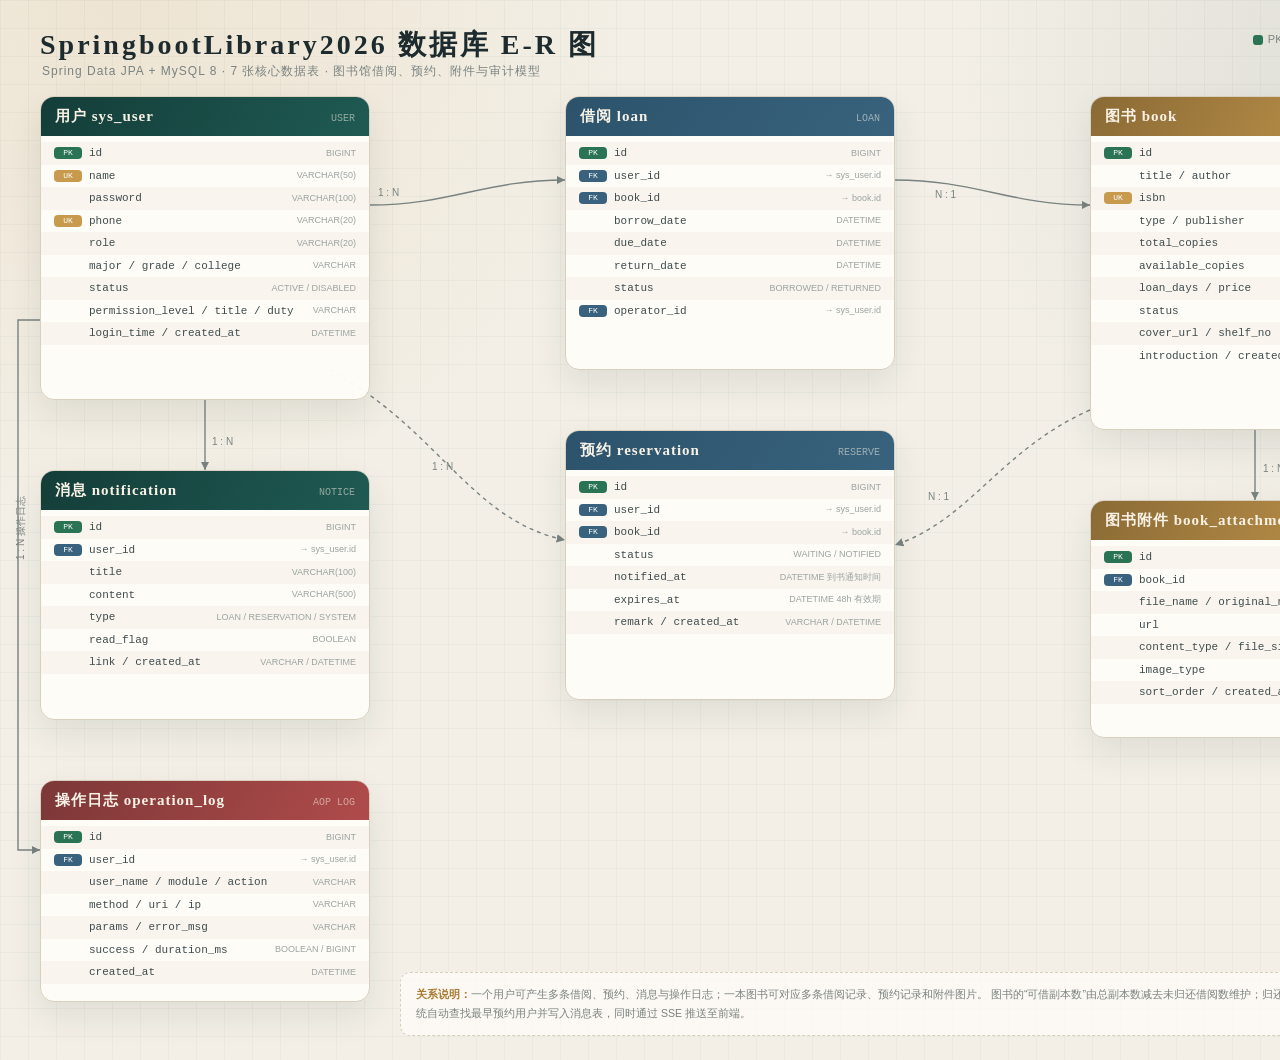
<file: docs/er-diagram.html>
<!DOCTYPE html>
<html lang="zh-CN">
<head>
<meta charset="UTF-8">
<title>SpringbootLibrary2026 数据库 E-R 图</title>
<style>
  * { box-sizing: border-box; }
  body {
    margin: 0;
    width: 1500px;
    height: 1060px;
    background: #f3efe6;
    color: #1d2b2e;
    font-family: "Microsoft YaHei", "PingFang SC", sans-serif;
    overflow: hidden;
  }
  .canvas {
    position: relative;
    width: 1500px;
    height: 1060px;
    background:
      radial-gradient(circle at 8% 0%, rgba(199,154,78,.13), transparent 30%),
      radial-gradient(circle at 96% 8%, rgba(20,61,57,.10), transparent 28%),
      #f3efe6;
  }
  .canvas::before {
    content: "";
    position: absolute;
    inset: 0;
    background-image: linear-gradient(rgba(20,61,57,.035) 1px, transparent 1px), linear-gradient(90deg, rgba(20,61,57,.035) 1px, transparent 1px);
    background-size: 28px 28px;
    pointer-events: none;
  }
  h1 {
    position: absolute;
    left: 40px;
    top: 26px;
    margin: 0;
    font-family: "Songti SC", "STSong", serif;
    font-size: 28px;
    letter-spacing: 3px;
    font-weight: 600;
  }
  .sub {
    position: absolute;
    left: 42px;
    top: 63px;
    color: #7a8381;
    font-size: 12px;
    letter-spacing: 1px;
  }
  .legend {
    position: absolute;
    right: 40px;
    top: 32px;
    display: flex;
    gap: 16px;
    color: #7a8381;
    font-size: 11px;
  }
  .legend span { display: inline-flex; align-items: center; gap: 5px; }
  .legend i { width: 10px; height: 10px; border-radius: 3px; display: inline-block; }
  .entity {
    position: absolute;
    width: 330px;
    border: 1px solid #d8cfbe;
    border-radius: 14px;
    background: rgba(255,253,248,.96);
    box-shadow: 0 14px 34px rgba(25,45,42,.09);
    overflow: hidden;
    z-index: 3;
  }
  .entity-head {
    display: flex;
    align-items: baseline;
    justify-content: space-between;
    gap: 8px;
    padding: 10px 14px;
    color: #f8f2e6;
    background: linear-gradient(120deg, #143d39, #1f5a53);
  }
  .entity-head strong {
    font-family: "Songti SC", serif;
    font-size: 15px;
    letter-spacing: 1px;
  }
  .entity-head span {
    color: rgba(248,242,230,.54);
    font-family: Consolas, monospace;
    font-size: 10px;
  }
  .entity.gold .entity-head { background: linear-gradient(120deg, #8a6a35, #c79a4e); }
  .entity.blue .entity-head { background: linear-gradient(120deg, #2c536b, #38627d); }
  .entity.red .entity-head { background: linear-gradient(120deg, #7c3737, #b04b4b); }
  .fields { padding: 6px 0; }
  .field {
    display: grid;
    grid-template-columns: 28px 1fr auto;
    align-items: center;
    gap: 7px;
    padding: 3px 13px;
    font-size: 11px;
    line-height: 1.5;
    color: #3f4c4e;
  }
  .field:nth-child(odd) { background: rgba(246,241,231,.55); }
  .field .key {
    min-width: 24px;
    padding: 0 4px;
    border-radius: 4px;
    font-family: Consolas, monospace;
    font-size: 8px;
    text-align: center;
    color: #fff;
    background: #c79a4e;
  }
  .field .key.fk { background: #38627d; }
  .field .key.pk { background: #2b7355; }
  .field .name { font-family: Consolas, "Cascadia Code", monospace; }
  .field .type { color: #9aa3a0; font-size: 9px; text-align: right; }
  .note {
    position: absolute;
    left: 400px;
    bottom: 24px;
    width: 1010px;
    padding: 12px 15px;
    border: 1px dashed #d8cfbe;
    border-radius: 10px;
    color: #7a8381;
    font-size: 10.5px;
    line-height: 1.8;
    background: rgba(255,253,248,.7);
    z-index: 4;
  }
  .note strong { color: #a97b32; }
  svg.lines {
    position: absolute;
    inset: 0;
    width: 1500px;
    height: 1060px;
    z-index: 1;
  }
  .label {
    position: absolute;
    z-index: 2;
    padding: 2px 6px;
    border: 1px solid #e6dfd2;
    border-radius: 999px;
    background: #fffdf8;
    color: #7a8381;
    font-size: 9px;
    white-space: nowrap;
  }
</style>
</head>
<body>
<div class="canvas">
  <h1>SpringbootLibrary2026 数据库 E-R 图</h1>
  <div class="sub">Spring Data JPA + MySQL 8 · 7 张核心数据表 · 图书馆借阅、预约、附件与审计模型</div>
  <div class="legend">
    <span><i style="background:#2b7355"></i>PK 主键</span>
    <span><i style="background:#38627d"></i>FK 外键</span>
    <span><i style="background:#c79a4e"></i>UK 唯一键</span>
  </div>

  <svg class="lines" viewBox="0 0 1500 1060">
    <defs>
      <marker id="arrow" markerWidth="8" markerHeight="8" refX="6" refY="3" orient="auto">
        <path d="M0,0 L0,6 L6,3 z" fill="#7a8381"></path>
      </marker>
    </defs>
    <!-- sys_user -> loan -->
    <path d="M370 205 C 450 205, 485 180, 565 180" fill="none" stroke="#7a8381" stroke-width="1.4" marker-end="url(#arrow)"/>
    <!-- loan -> book -->
    <path d="M895 180 C 975 180, 1010 205, 1090 205" fill="none" stroke="#7a8381" stroke-width="1.4" marker-end="url(#arrow)"/>
    <!-- sys_user -> notification -->
    <path d="M205 400 L205 470" fill="none" stroke="#7a8381" stroke-width="1.4" marker-end="url(#arrow)"/>
    <!-- sys_user -> reservation (curved under) -->
    <path d="M330 370 C 440 430, 470 520, 565 540" fill="none" stroke="#7a8381" stroke-width="1.4" stroke-dasharray="4 4" marker-end="url(#arrow)"/>
    <!-- book -> reservation -->
    <path d="M1090 410 C 1000 450, 970 520, 895 545" fill="none" stroke="#7a8381" stroke-width="1.4" stroke-dasharray="4 4" marker-end="url(#arrow)"/>
    <!-- book -> book_attachment -->
    <path d="M1255 430 L1255 500" fill="none" stroke="#7a8381" stroke-width="1.4" marker-end="url(#arrow)"/>
    <!-- sys_user -> operation_log (left route) -->
    <path d="M40 320 L18 320 L18 850 L40 850" fill="none" stroke="#7a8381" stroke-width="1.4" marker-end="url(#arrow)"/>
    <text x="378" y="196" fill="#7a8381" font-size="10">1 : N</text>
    <text x="935" y="198" fill="#7a8381" font-size="10">N : 1</text>
    <text x="212" y="445" fill="#7a8381" font-size="10">1 : N</text>
    <text x="432" y="470" fill="#7a8381" font-size="10">1 : N</text>
    <text x="928" y="500" fill="#7a8381" font-size="10">N : 1</text>
    <text x="1263" y="472" fill="#7a8381" font-size="10">1 : N</text>
    <text x="24" y="560" fill="#7a8381" font-size="10" transform="rotate(-90 24 560)">1 : N 操作日志</text>
  </svg>

  <div class="entity" style="left:40px;top:96px;height:304px">
    <div class="entity-head"><strong>用户 sys_user</strong><span>USER</span></div>
    <div class="fields">
      <div class="field"><span class="key pk">PK</span><span class="name">id</span><span class="type">BIGINT</span></div>
      <div class="field"><span class="key">UK</span><span class="name">name</span><span class="type">VARCHAR(50)</span></div>
      <div class="field"><span class="key"></span><span class="name">password</span><span class="type">VARCHAR(100)</span></div>
      <div class="field"><span class="key">UK</span><span class="name">phone</span><span class="type">VARCHAR(20)</span></div>
      <div class="field"><span class="key"></span><span class="name">role</span><span class="type">VARCHAR(20)</span></div>
      <div class="field"><span class="key"></span><span class="name">major / grade / college</span><span class="type">VARCHAR</span></div>
      <div class="field"><span class="key"></span><span class="name">status</span><span class="type">ACTIVE / DISABLED</span></div>
      <div class="field"><span class="key"></span><span class="name">permission_level / title / duty</span><span class="type">VARCHAR</span></div>
      <div class="field"><span class="key"></span><span class="name">login_time / created_at</span><span class="type">DATETIME</span></div>
    </div>
  </div>

  <div class="entity blue" style="left:565px;top:96px;height:274px">
    <div class="entity-head"><strong>借阅 loan</strong><span>LOAN</span></div>
    <div class="fields">
      <div class="field"><span class="key pk">PK</span><span class="name">id</span><span class="type">BIGINT</span></div>
      <div class="field"><span class="key fk">FK</span><span class="name">user_id</span><span class="type">→ sys_user.id</span></div>
      <div class="field"><span class="key fk">FK</span><span class="name">book_id</span><span class="type">→ book.id</span></div>
      <div class="field"><span class="key"></span><span class="name">borrow_date</span><span class="type">DATETIME</span></div>
      <div class="field"><span class="key"></span><span class="name">due_date</span><span class="type">DATETIME</span></div>
      <div class="field"><span class="key"></span><span class="name">return_date</span><span class="type">DATETIME</span></div>
      <div class="field"><span class="key"></span><span class="name">status</span><span class="type">BORROWED / RETURNED</span></div>
      <div class="field"><span class="key fk">FK</span><span class="name">operator_id</span><span class="type">→ sys_user.id</span></div>
    </div>
  </div>

  <div class="entity gold" style="left:1090px;top:96px;height:334px">
    <div class="entity-head"><strong>图书 book</strong><span>BOOK</span></div>
    <div class="fields">
      <div class="field"><span class="key pk">PK</span><span class="name">id</span><span class="type">BIGINT</span></div>
      <div class="field"><span class="key"></span><span class="name">title / author</span><span class="type">VARCHAR</span></div>
      <div class="field"><span class="key">UK</span><span class="name">isbn</span><span class="type">VARCHAR(30)</span></div>
      <div class="field"><span class="key"></span><span class="name">type / publisher</span><span class="type">VARCHAR</span></div>
      <div class="field"><span class="key"></span><span class="name">total_copies</span><span class="type">INT 馆藏总数</span></div>
      <div class="field"><span class="key"></span><span class="name">available_copies</span><span class="type">INT 可借数</span></div>
      <div class="field"><span class="key"></span><span class="name">loan_days / price</span><span class="type">INT / DECIMAL</span></div>
      <div class="field"><span class="key"></span><span class="name">status</span><span class="type">ACTIVE / DISCARDED</span></div>
      <div class="field"><span class="key"></span><span class="name">cover_url / shelf_no</span><span class="type">VARCHAR</span></div>
      <div class="field"><span class="key"></span><span class="name">introduction / created_at</span><span class="type">TEXT / DATETIME</span></div>
    </div>
  </div>

  <div class="entity" style="left:40px;top:470px;height:250px">
    <div class="entity-head"><strong>消息 notification</strong><span>NOTICE</span></div>
    <div class="fields">
      <div class="field"><span class="key pk">PK</span><span class="name">id</span><span class="type">BIGINT</span></div>
      <div class="field"><span class="key fk">FK</span><span class="name">user_id</span><span class="type">→ sys_user.id</span></div>
      <div class="field"><span class="key"></span><span class="name">title</span><span class="type">VARCHAR(100)</span></div>
      <div class="field"><span class="key"></span><span class="name">content</span><span class="type">VARCHAR(500)</span></div>
      <div class="field"><span class="key"></span><span class="name">type</span><span class="type">LOAN / RESERVATION / SYSTEM</span></div>
      <div class="field"><span class="key"></span><span class="name">read_flag</span><span class="type">BOOLEAN</span></div>
      <div class="field"><span class="key"></span><span class="name">link / created_at</span><span class="type">VARCHAR / DATETIME</span></div>
    </div>
  </div>

  <div class="entity blue" style="left:565px;top:430px;height:270px">
    <div class="entity-head"><strong>预约 reservation</strong><span>RESERVE</span></div>
    <div class="fields">
      <div class="field"><span class="key pk">PK</span><span class="name">id</span><span class="type">BIGINT</span></div>
      <div class="field"><span class="key fk">FK</span><span class="name">user_id</span><span class="type">→ sys_user.id</span></div>
      <div class="field"><span class="key fk">FK</span><span class="name">book_id</span><span class="type">→ book.id</span></div>
      <div class="field"><span class="key"></span><span class="name">status</span><span class="type">WAITING / NOTIFIED</span></div>
      <div class="field"><span class="key"></span><span class="name">notified_at</span><span class="type">DATETIME 到书通知时间</span></div>
      <div class="field"><span class="key"></span><span class="name">expires_at</span><span class="type">DATETIME 48h 有效期</span></div>
      <div class="field"><span class="key"></span><span class="name">remark / created_at</span><span class="type">VARCHAR / DATETIME</span></div>
    </div>
  </div>

  <div class="entity gold" style="left:1090px;top:500px;height:238px">
    <div class="entity-head"><strong>图书附件 book_attachment</strong><span>ATTACH</span></div>
    <div class="fields">
      <div class="field"><span class="key pk">PK</span><span class="name">id</span><span class="type">BIGINT</span></div>
      <div class="field"><span class="key fk">FK</span><span class="name">book_id</span><span class="type">→ book.id</span></div>
      <div class="field"><span class="key"></span><span class="name">file_name / original_name</span><span class="type">VARCHAR</span></div>
      <div class="field"><span class="key"></span><span class="name">url</span><span class="type">VARCHAR(500)</span></div>
      <div class="field"><span class="key"></span><span class="name">content_type / file_size</span><span class="type">VARCHAR / BIGINT</span></div>
      <div class="field"><span class="key"></span><span class="name">image_type</span><span class="type">COVER / GALLERY</span></div>
      <div class="field"><span class="key"></span><span class="name">sort_order / created_at</span><span class="type">INT / DATETIME</span></div>
    </div>
  </div>

  <div class="entity red" style="left:40px;top:780px;height:222px">
    <div class="entity-head"><strong>操作日志 operation_log</strong><span>AOP LOG</span></div>
    <div class="fields">
      <div class="field"><span class="key pk">PK</span><span class="name">id</span><span class="type">BIGINT</span></div>
      <div class="field"><span class="key fk">FK</span><span class="name">user_id</span><span class="type">→ sys_user.id</span></div>
      <div class="field"><span class="key"></span><span class="name">user_name / module / action</span><span class="type">VARCHAR</span></div>
      <div class="field"><span class="key"></span><span class="name">method / uri / ip</span><span class="type">VARCHAR</span></div>
      <div class="field"><span class="key"></span><span class="name">params / error_msg</span><span class="type">VARCHAR</span></div>
      <div class="field"><span class="key"></span><span class="name">success / duration_ms</span><span class="type">BOOLEAN / BIGINT</span></div>
      <div class="field"><span class="key"></span><span class="name">created_at</span><span class="type">DATETIME</span></div>
    </div>
  </div>

  <div class="note">
    <strong>关系说明：</strong>一个用户可产生多条借阅、预约、消息与操作日志；一本图书可对应多条借阅记录、预约记录和附件图片。
    图书的“可借副本数”由总副本数减去未归还借阅数维护；归还图书或新增副本时，系统自动查找最早预约用户并写入消息表，同时通过 SSE 推送至前端。
  </div>
</div>
</body>
</html>
</file>
